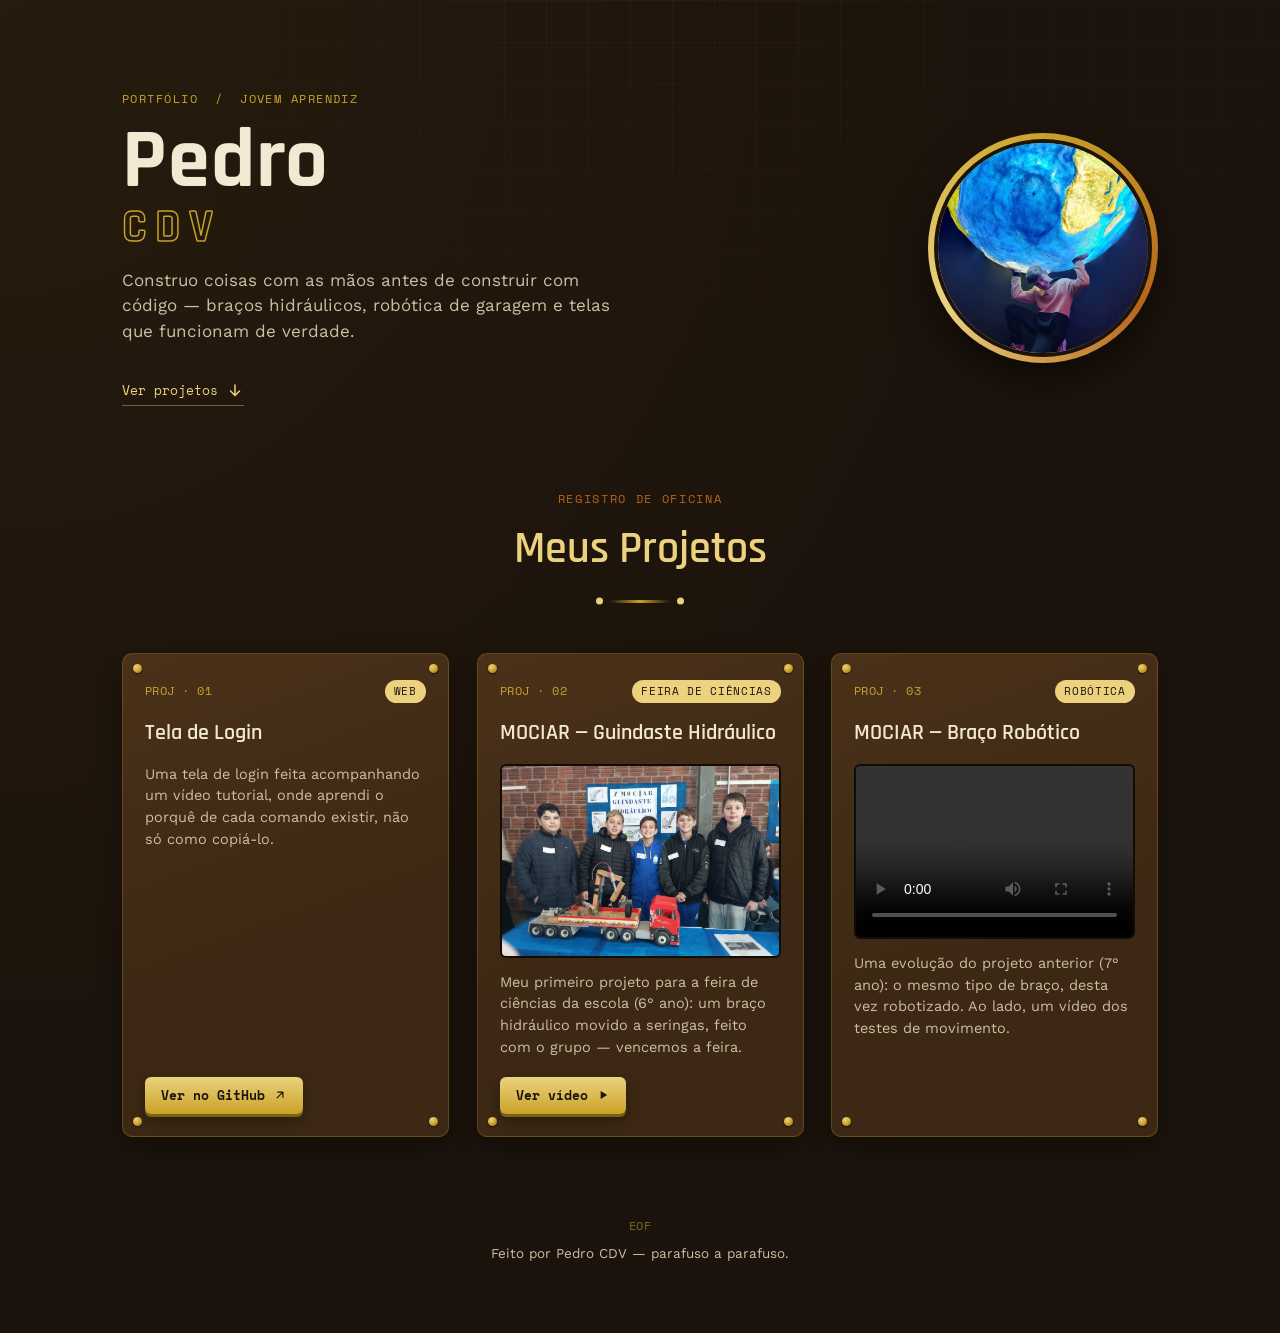
<file: index.html>
<!DOCTYPE html>
<html lang="pt-br">
<head>
<meta charset="UTF-8">
<meta name="viewport" content="width=device-width, initial-scale=1.0">
<title>Pedro CDV — Portfólio</title>
<link rel="preconnect" href="https://fonts.googleapis.com">
<link rel="preconnect" href="https://fonts.gstatic.com" crossorigin>
<link href="https://fonts.googleapis.com/css2?family=Rajdhani:wght@500;600;700&family=Space+Mono:wght@400;700&family=Work+Sans:wght@400;500;600&display=swap" rel="stylesheet">
<link rel="stylesheet" href="git.css">
</head>
<body>

<div class="blueprint-grid" aria-hidden="true"></div>

<header class="hero">
  <div class="hero-text">
    <p class="eyebrow">Portfólio &nbsp;/&nbsp; Jovem Aprendiz</p>
    <h1 class="name">Pedro<span>CDV</span></h1>
    <p class="tagline">Construo coisas com as mãos antes de construir com código —
      braços hidráulicos, robótica de garagem e telas que funcionam de verdade.</p>
    <a class="scroll-cue" href="#projetos">
      <span>Ver projetos</span>
      <svg viewBox="0 0 24 24" width="18" height="18"><path d="M12 4v14m0 0l-6-6m6 6l6-6" fill="none" stroke="currentColor" stroke-width="2" stroke-linecap="round" stroke-linejoin="round"/></svg>
    </a>
  </div>

  <div class="hero-portrait">
    <div class="rivet rivet-tl"></div>
    <div class="rivet rivet-tr"></div>
    <div class="rivet rivet-bl"></div>
    <div class="rivet rivet-br"></div>
    <img src="1000034719.jpg" alt="Pedro segurando um globo terrestre iluminado" class="portrait-img">
  </div>
</header>

<main>
  <section class="projects-intro" id="projetos">
    <span class="section-tag">registro de oficina</span>
    <h2>Meus Projetos</h2>
    <div class="hinge-line" aria-hidden="true"></div>
  </section>

  <div class="projects-grid">

    <!-- Project 01 -->
    <article class="panel" style="--delay:0s">
      <div class="rivet rivet-tl"></div>
      <div class="rivet rivet-tr"></div>
      <div class="rivet rivet-bl"></div>
      <div class="rivet rivet-br"></div>

      <div class="panel-head">
        <span class="serial">PROJ&nbsp;· 01</span>
        <span class="chip">web</span>
      </div>

      <h3>Tela de Login</h3>

      <p class="desc">Uma tela de login feita acompanhando um vídeo tutorial, onde
        aprendi o porquê de cada comando existir, não só como copiá-lo.</p>

      <div class="panel-footer">
        <a class="btn" href="https://github.com/Pedro-CDV/Projetos-Jovem-aprendiz" target="_blank" rel="noopener">
          <span>Ver no GitHub</span>
          <svg viewBox="0 0 24 24" width="14" height="14"><path d="M7 17L17 7M17 7H8M17 7v9" fill="none" stroke="currentColor" stroke-width="2" stroke-linecap="round" stroke-linejoin="round"/></svg>
        </a>
      </div>
    </article>

    <!-- Project 02 -->
    <article class="panel" style="--delay:.12s">
      <div class="rivet rivet-tl"></div>
      <div class="rivet rivet-tr"></div>
      <div class="rivet rivet-bl"></div>
      <div class="rivet rivet-br"></div>

      <div class="panel-head">
        <span class="serial">PROJ&nbsp;· 02</span>
        <span class="chip">feira de ciências</span>
      </div>

      <h3>MOCIAR — Guindaste Hidráulico</h3>

      <div class="media-frame">
        <img src="1000035416.jpg" alt="Equipe com o guindaste hidráulico montado sobre um caminhão de brinquedo" class="panel-img">
      </div>

      <p class="desc">Meu primeiro projeto para a feira de ciências da escola (6° ano):
        um braço hidráulico movido a seringas, feito com o grupo — vencemos a feira.</p>

      <div class="panel-footer">
        <a class="btn" href="https://www.youtube.com/watch?v=Ecw3kCo4AdQ" target="_blank" rel="noopener">
          <span>Ver vídeo</span>
          <svg viewBox="0 0 24 24" width="14" height="14"><path d="M8 5v14l11-7z" fill="currentColor"/></svg>
        </a>
      </div>
    </article>

    <!-- Project 03 -->
    <article class="panel" style="--delay:.24s">
      <div class="rivet rivet-tl"></div>
      <div class="rivet rivet-tr"></div>
      <div class="rivet rivet-bl"></div>
      <div class="rivet rivet-br"></div>

      <div class="panel-head">
        <span class="serial">PROJ&nbsp;· 03</span>
        <span class="chip">robótica</span>
      </div>

      <h3>MOCIAR — Braço Robótico</h3>

      <div class="media-frame media-frame--video">
        <video controls preload="metadata" class="panel-video">
          <source src="VID-20250711-WA0008.mp4" type="video/mp4">
        </video>
      </div>

      <p class="desc">Uma evolução do projeto anterior (7° ano): o mesmo tipo de braço,
        desta vez robotizado. Ao lado, um vídeo dos testes de movimento.</p>
    </article>

  </div>

  <footer class="site-footer">
    <span class="serial">EOF</span>
    <p>Feito por Pedro CDV — parafuso a parafuso.</p>
  </footer>
</main>

</body>
</html>
</file>
<file: git.css>
/* ---------------------------------------------------
   Tokens
--------------------------------------------------- */
:root {
  --wood-dark:   #1c130c;
  --wood:        #2c1d12;
  --leather:     #3c2814;
  --leather-lt:  #4a3119;
  --brass:       #c9a227;
  --brass-lt:    #ecd27f;
  --copper:      #b5651d;
  --cream:       #f3e9d2;
  --cream-dim:   #cdbfa1;
  --ink:         #120c07;

  --font-display: 'Rajdhani', sans-serif;
  --font-body:    'Work Sans', sans-serif;
  --font-mono:    'Space Mono', monospace;

  --radius: 10px;
  --ease: cubic-bezier(.22,.68,.28,1);
}

* { box-sizing: border-box; }

@media (prefers-reduced-motion: reduce) {
  *, *::before, *::after {
    animation-duration: 0.001ms !important;
    animation-iteration-count: 1 !important;
    transition-duration: 0.001ms !important;
    scroll-behavior: auto !important;
  }
}

html { scroll-behavior: smooth; }

body {
  margin: 0;
  background:
    radial-gradient(ellipse at top left, rgba(201,162,39,.06), transparent 55%),
    var(--wood-dark);
  color: var(--cream);
  font-family: var(--font-body);
  line-height: 1.5;
  position: relative;
  overflow-x: hidden;
}

/* subtle blueprint grid, faint, fixed behind everything */
.blueprint-grid {
  position: fixed;
  inset: 0;
  z-index: 0;
  pointer-events: none;
  background-image:
    linear-gradient(rgba(201,162,39,.05) 1px, transparent 1px),
    linear-gradient(90deg, rgba(201,162,39,.05) 1px, transparent 1px);
  background-size: 42px 42px;
  mask-image: radial-gradient(ellipse 80% 60% at 50% 0%, black 0%, transparent 75%);
}

a { color: inherit; }

/* ---------------------------------------------------
   Rivets — the signature detail, used on every panel
--------------------------------------------------- */
.rivet {
  position: absolute;
  width: 9px;
  height: 9px;
  border-radius: 50%;
  background: radial-gradient(circle at 35% 30%, var(--brass-lt), var(--brass) 55%, #7a5f14 100%);
  box-shadow: 0 1px 2px rgba(0,0,0,.6);
  z-index: 2;
}
.rivet-tl { top: 10px; left: 10px; }
.rivet-tr { top: 10px; right: 10px; }
.rivet-bl { bottom: 10px; left: 10px; }
.rivet-br { bottom: 10px; right: 10px; }

/* ---------------------------------------------------
   Hero
--------------------------------------------------- */
.hero {
  position: relative;
  z-index: 1;
  display: flex;
  align-items: center;
  justify-content: space-between;
  gap: 40px;
  max-width: 1100px;
  margin: 0 auto;
  padding: 90px 32px 70px;
  flex-wrap: wrap;
}

.eyebrow {
  font-family: var(--font-mono);
  font-size: 12px;
  letter-spacing: .12em;
  text-transform: uppercase;
  color: var(--brass);
  margin: 0 0 14px;
  opacity: 0;
  animation: rise .6s var(--ease) .1s forwards;
}

.name {
  font-family: var(--font-display);
  font-weight: 700;
  font-size: clamp(48px, 8vw, 84px);
  line-height: .95;
  margin: 0 0 18px;
  color: var(--cream);
  letter-spacing: .01em;
  opacity: 0;
  animation: rise .7s var(--ease) .22s forwards;
}
.name span {
  display: block;
  color: transparent;
  -webkit-text-stroke: 1.5px var(--brass);
  font-size: .55em;
  letter-spacing: .18em;
  margin-top: 4px;
}

.tagline {
  max-width: 46ch;
  color: var(--cream-dim);
  font-size: 17px;
  margin: 0 0 34px;
  opacity: 0;
  animation: rise .7s var(--ease) .34s forwards;
}

.scroll-cue {
  display: inline-flex;
  align-items: center;
  gap: 8px;
  font-family: var(--font-mono);
  font-size: 13px;
  text-decoration: none;
  color: var(--brass-lt);
  border-bottom: 1px solid rgba(236,210,127,.4);
  padding-bottom: 4px;
  width: fit-content;
  transition: border-color .3s var(--ease), gap .3s var(--ease);
  opacity: 0;
  animation: rise .7s var(--ease) .46s forwards;
}
.scroll-cue:hover { gap: 13px; border-color: var(--brass-lt); }
.scroll-cue svg { animation: nudge 1.8s ease-in-out infinite; }

.hero-portrait {
  position: relative;
  flex-shrink: 0;
  width: 230px;
  height: 230px;
  border-radius: 50%;
  padding: 6px;
  background: conic-gradient(var(--brass), var(--copper), var(--brass-lt), var(--brass));
  box-shadow: 0 18px 40px rgba(0,0,0,.5);
  opacity: 0;
  animation: pop .8s var(--ease) .3s forwards;
}
.hero-portrait .rivet { display: none; } /* circular frame: rivets don't apply */
.portrait-img {
  width: 100%;
  height: 100%;
  object-fit: cover;
  border-radius: 50%;
  border: 4px solid var(--wood-dark);
  display: block;
}

@keyframes rise {
  from { opacity: 0; transform: translateY(14px); }
  to   { opacity: 1; transform: translateY(0); }
}
@keyframes pop {
  from { opacity: 0; transform: scale(.85) rotate(-6deg); }
  to   { opacity: 1; transform: scale(1) rotate(0); }
}
@keyframes nudge {
  0%, 100% { transform: translateY(0); }
  50%      { transform: translateY(4px); }
}

/* ---------------------------------------------------
   Section intro
--------------------------------------------------- */
.projects-intro {
  position: relative;
  z-index: 1;
  max-width: 1100px;
  margin: 0 auto;
  padding: 10px 32px 30px;
  text-align: center;
}
.section-tag {
  font-family: var(--font-mono);
  font-size: 12px;
  letter-spacing: .14em;
  text-transform: uppercase;
  color: var(--copper);
}
.projects-intro h2 {
  font-family: var(--font-display);
  font-weight: 600;
  font-size: clamp(30px, 4vw, 44px);
  color: var(--brass-lt);
  margin: 6px 0 18px;
}
.hinge-line {
  width: 60px;
  height: 3px;
  margin: 0 auto;
  border-radius: 2px;
  background: linear-gradient(90deg, transparent, var(--brass), transparent);
  position: relative;
}
.hinge-line::before, .hinge-line::after {
  content: '';
  position: absolute;
  top: 50%;
  width: 7px;
  height: 7px;
  border-radius: 50%;
  background: var(--brass-lt);
  transform: translateY(-50%);
}
.hinge-line::before { left: -14px; }
.hinge-line::after { right: -14px; }

/* ---------------------------------------------------
   Project grid & panels
--------------------------------------------------- */
.projects-grid {
  position: relative;
  z-index: 1;
  max-width: 1100px;
  margin: 0 auto;
  padding: 20px 32px 40px;
  display: grid;
  grid-template-columns: repeat(auto-fit, minmax(280px, 1fr));
  gap: 28px;
}

.panel {
  position: relative;
  background:
    linear-gradient(160deg, var(--leather-lt), var(--leather) 60%);
  border: 1px solid rgba(201,162,39,.25);
  border-radius: var(--radius);
  padding: 26px 22px 22px;
  display: flex;
  flex-direction: column;
  gap: 14px;
  box-shadow: 0 10px 24px rgba(0,0,0,.35);
  transform-origin: top center;
  opacity: 0;
  animation: unfold .7s var(--ease) forwards;
  animation-delay: var(--delay, 0s);
  transition: transform .45s var(--ease), box-shadow .45s var(--ease), border-color .45s var(--ease);
}
.panel:hover {
  transform: translateY(-6px) rotateX(2deg);
  box-shadow: 0 22px 40px rgba(0,0,0,.5);
  border-color: rgba(236,210,127,.55);
}

@keyframes unfold {
  from { opacity: 0; transform: rotateX(-12deg) translateY(24px); }
  to   { opacity: 1; transform: rotateX(0) translateY(0); }
}

.panel-head {
  display: flex;
  align-items: center;
  justify-content: space-between;
}
.serial {
  font-family: var(--font-mono);
  font-size: 12px;
  color: var(--brass);
  letter-spacing: .04em;
}
.chip {
  font-family: var(--font-mono);
  font-size: 11px;
  text-transform: uppercase;
  letter-spacing: .06em;
  color: var(--wood-dark);
  background: var(--brass-lt);
  padding: 3px 9px;
  border-radius: 999px;
}

.panel h3 {
  font-family: var(--font-display);
  font-weight: 600;
  font-size: 22px;
  color: var(--cream);
  margin: 0;
}

.desc {
  color: var(--cream-dim);
  font-size: 14.5px;
  margin: 0;
  flex-grow: 1;
}

.media-frame {
  border-radius: 6px;
  overflow: hidden;
  border: 2px solid var(--ink);
  background: var(--ink);
}
.panel-img {
  width: 100%;
  display: block;
  aspect-ratio: 16/11;
  object-fit: cover;
  filter: saturate(1.05);
  transition: transform .6s var(--ease);
}
.panel:hover .panel-img { transform: scale(1.05); }

.media-frame--video { aspect-ratio: 16/10; }
.panel-video {
  width: 100%;
  height: 100%;
  display: block;
  object-fit: cover;
  background: #000;
}

.panel-footer { margin-top: 4px; }

.btn {
  display: inline-flex;
  align-items: center;
  gap: 8px;
  font-family: var(--font-mono);
  font-size: 13px;
  text-decoration: none;
  color: var(--wood-dark);
  background: linear-gradient(180deg, var(--brass-lt), var(--brass));
  padding: 9px 16px;
  border-radius: 6px;
  font-weight: 700;
  box-shadow: 0 3px 0 #7a5f14, 0 6px 14px rgba(0,0,0,.35);
  transition: transform .18s var(--ease), box-shadow .18s var(--ease);
}
.btn:hover {
  transform: translateY(-2px);
  box-shadow: 0 5px 0 #7a5f14, 0 10px 18px rgba(0,0,0,.4);
}
.btn:active {
  transform: translateY(1px);
  box-shadow: 0 2px 0 #7a5f14, 0 4px 10px rgba(0,0,0,.35);
}
.btn svg { flex-shrink: 0; }

/* ---------------------------------------------------
   Footer
--------------------------------------------------- */
.site-footer {
  position: relative;
  z-index: 1;
  text-align: center;
  padding: 40px 32px 70px;
  color: var(--cream-dim);
}
.site-footer .serial {
  display: block;
  margin-bottom: 8px;
  opacity: .6;
}
.site-footer p {
  font-size: 13.5px;
  margin: 0;
}

/* ---------------------------------------------------
   Accessibility
--------------------------------------------------- */
a:focus-visible, .panel:focus-visible {
  outline: 2px solid var(--brass-lt);
  outline-offset: 3px;
}

/* ---------------------------------------------------
   Responsive
--------------------------------------------------- */
@media (max-width: 640px) {
  .hero { padding: 60px 22px 50px; gap: 28px; }
  .hero-portrait { width: 170px; height: 170px; }
  .projects-grid { padding: 10px 22px 30px; }
}
</file>
